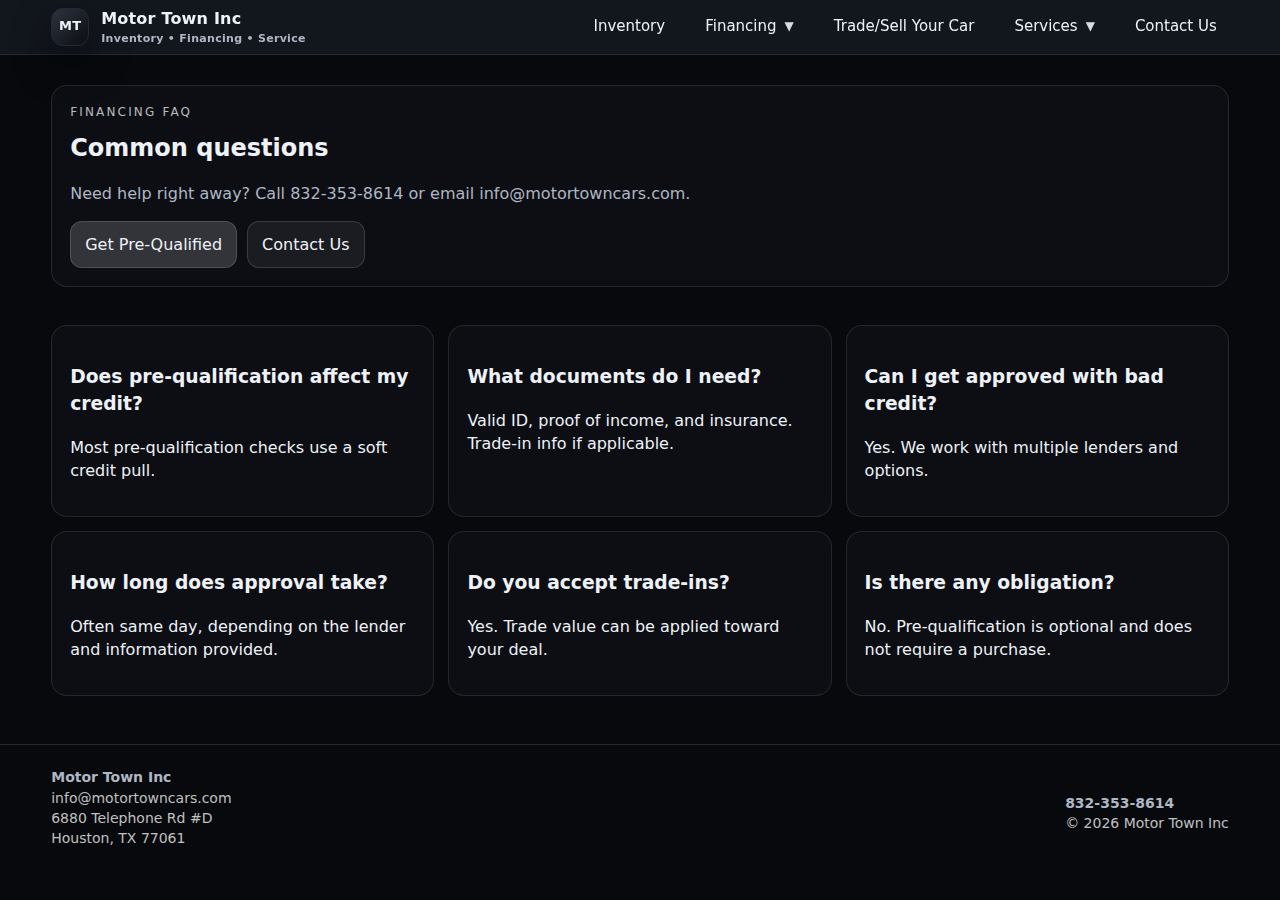
<file: financing-faq.html>
<!DOCTYPE html>
<html lang="en">
<head>
  <meta charset="UTF-8" />
  <meta name="viewport" content="width=device-width, initial-scale=1.0" />
  <title>Motor Town Inc | Financing FAQ</title>
  <link rel="stylesheet" href="assets/css/style.css" />
</head>
<body>

<header class="topbar">
  <div class="container nav-wrap">
    <a class="brand" href="index.html">
      <span class="brand-badge">MT</span>
      <div>
        Motor Town Inc
        <small>Inventory • Financing • Service</small>
      </div>
    </a>

    <button class="hamburger" aria-label="Open menu" aria-expanded="false" type="button">Menu</button>

    <nav class="nav" aria-label="Primary">
      <a class="nav-link" href="inventory.html">Inventory</a>

      <div class="nav-item has-dd">
        <a class="nav-link" href="#" data-dd="true">Financing <span class="chev">▼</span></a>
        <div class="dropdown">
          <a href="financing.html">Finance</a>
          <a href="get-prequalified.html">Get Pre-Qualified</a>
          <a href="financing-faq.html">Financing FAQ</a>
        </div>
      </div>

      <a class="nav-link" href="trade-sell.html">Trade/Sell Your Car</a>

      <div class="nav-item has-dd">
        <a class="nav-link" href="#" data-dd="true">Services <span class="chev">▼</span></a>
        <div class="dropdown">
          <a href="services.html">Service Overview</a>
          <a href="schedule-service.html">Schedule Service</a>
          <a href="general-services.html">General Services</a>
        </div>
      </div>

      <a class="nav-link" href="contact.html">Contact Us</a>
    </nav>
  </div>
</header>

<main>
  <section class="hero">
    <div class="container">
      <div class="card">
        <div class="kicker">Financing FAQ</div>
        <h2 style="margin:10px 0 6px;">Common questions</h2>
        <p style="color: var(--muted);">
          Need help right away? Call 832-353-8614 or email info@motortowncars.com.
        </p>
        <div class="btn-row">
          <a class="btn primary" href="get-prequalified.html">Get Pre-Qualified</a>
          <a class="btn" href="contact.html">Contact Us</a>
        </div>
      </div>
    </div>
  </section>

  <section class="section">
    <div class="container grid3">
      <div class="card">
        <h3>Does pre-qualification affect my credit?</h3>
        <p>Most pre-qualification checks use a soft credit pull.</p>
      </div>
      <div class="card">
        <h3>What documents do I need?</h3>
        <p>Valid ID, proof of income, and insurance. Trade-in info if applicable.</p>
      </div>
      <div class="card">
        <h3>Can I get approved with bad credit?</h3>
        <p>Yes. We work with multiple lenders and options.</p>
      </div>
      <div class="card">
        <h3>How long does approval take?</h3>
        <p>Often same day, depending on the lender and information provided.</p>
      </div>
      <div class="card">
        <h3>Do you accept trade-ins?</h3>
        <p>Yes. Trade value can be applied toward your deal.</p>
      </div>
      <div class="card">
        <h3>Is there any obligation?</h3>
        <p>No. Pre-qualification is optional and does not require a purchase.</p>
      </div>
    </div>
  </section>
</main>

<footer class="footer">
  <div class="container">
    <div>
      <div style="font-weight:800;">Motor Town Inc</div>
      <div style="color: rgba(255,255,255,.75);">info@motortowncars.com</div>
      <div style="color: rgba(255,255,255,.75);">6880 Telephone Rd #D</div>
      <div style="color: rgba(255,255,255,.75);">Houston, TX 77061</div>
    </div>
    <div style="margin-top:10px;">
      <div style="font-weight:800;">832-353-8614</div>
      <div style="color: rgba(255,255,255,.75);">© <span id="y"></span> Motor Town Inc</div>
    </div>
  </div>
</footer>

<script src="assets/js/nav.js"></script>
<script>
  document.getElementById("y").textContent = new Date().getFullYear();
</script>
</body>
</html>
</file>
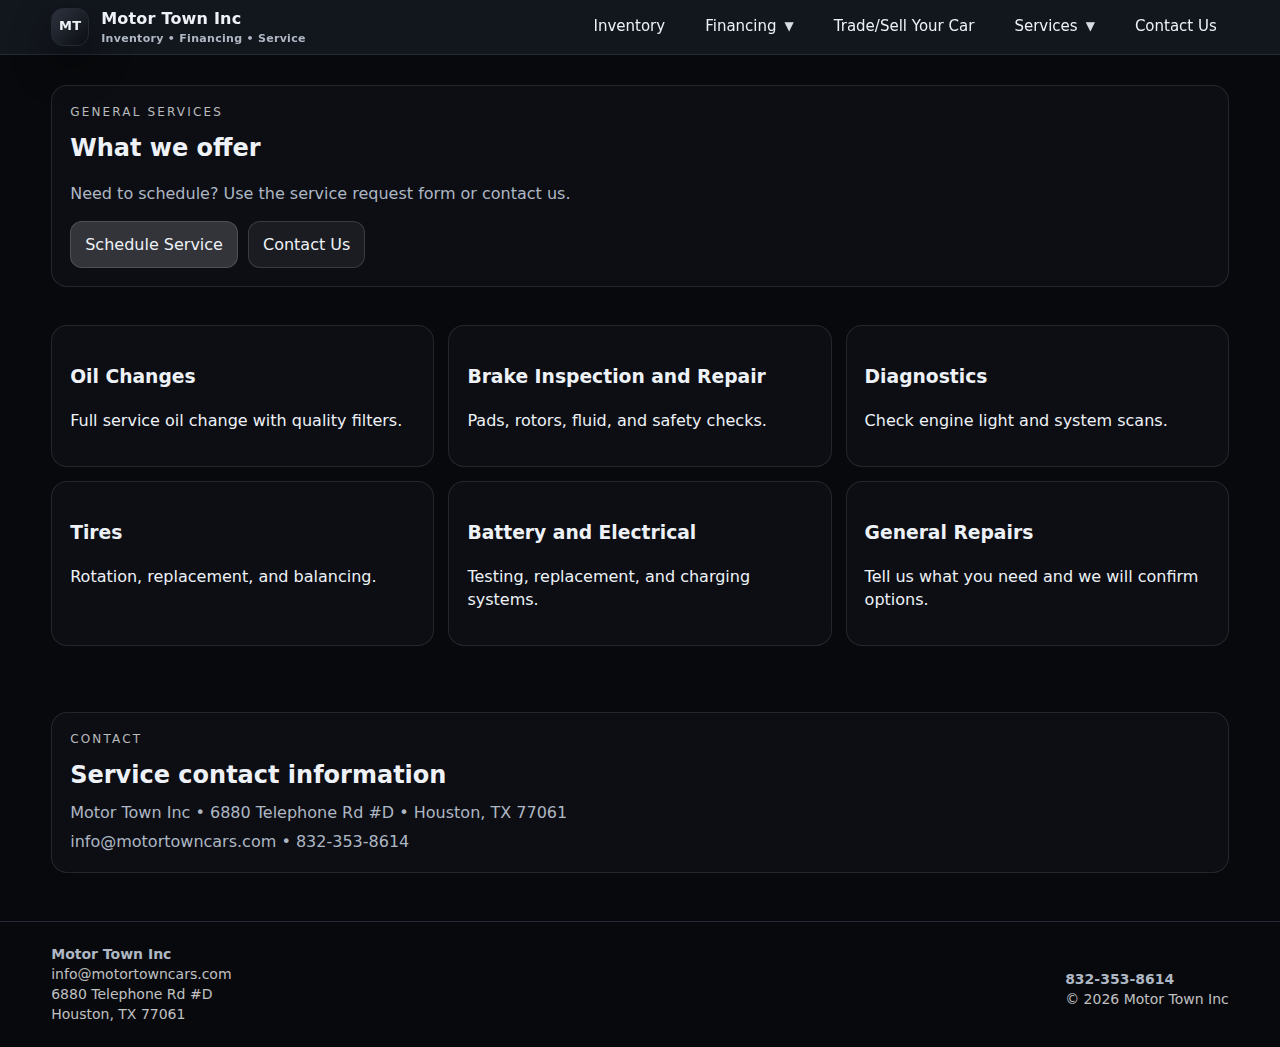
<file: general-services.html>
<!DOCTYPE html>
<html lang="en">
<head>
  <meta charset="UTF-8" />
  <meta name="viewport" content="width=device-width, initial-scale=1.0" />
  <title>Motor Town Inc | General Services</title>
  <link rel="stylesheet" href="assets/css/style.css" />
</head>
<body>

<header class="topbar">
  <div class="container nav-wrap">
    <a class="brand" href="index.html">
      <span class="brand-badge">MT</span>
      <div>
        Motor Town Inc
        <small>Inventory • Financing • Service</small>
      </div>
    </a>

    <button class="hamburger" aria-label="Open menu" aria-expanded="false" type="button">Menu</button>

    <nav class="nav" aria-label="Primary">
      <a class="nav-link" href="inventory.html">Inventory</a>

      <div class="nav-item has-dd">
        <a class="nav-link" href="#" data-dd="true">Financing <span class="chev">▼</span></a>
        <div class="dropdown">
          <a href="financing.html">Finance</a>
          <a href="get-prequalified.html">Get Pre-Qualified</a>
          <a href="financing-faq.html">Financing FAQ</a>
        </div>
      </div>

      <a class="nav-link" href="trade-sell.html">Trade/Sell Your Car</a>

      <div class="nav-item has-dd">
        <a class="nav-link" href="#" data-dd="true">Services <span class="chev">▼</span></a>
        <div class="dropdown">
          <a href="services.html">Service Overview</a>
          <a href="schedule-service.html">Schedule Service</a>
          <a href="general-services.html">General Services</a>
        </div>
      </div>

      <a class="nav-link" href="contact.html">Contact Us</a>
    </nav>
  </div>
</header>

<main>
  <section class="hero">
    <div class="container">
      <div class="card">
        <div class="kicker">General Services</div>
        <h2 style="margin:10px 0 6px;">What we offer</h2>
        <p style="color: var(--muted);">
          Need to schedule? Use the service request form or contact us.
        </p>
        <div class="btn-row">
          <a class="btn primary" href="schedule-service.html">Schedule Service</a>
          <a class="btn" href="contact.html">Contact Us</a>
        </div>
      </div>
    </div>
  </section>

  <section class="section">
    <div class="container grid3">
      <div class="card">
        <h3>Oil Changes</h3>
        <p>Full service oil change with quality filters.</p>
      </div>
      <div class="card">
        <h3>Brake Inspection and Repair</h3>
        <p>Pads, rotors, fluid, and safety checks.</p>
      </div>
      <div class="card">
        <h3>Diagnostics</h3>
        <p>Check engine light and system scans.</p>
      </div>
      <div class="card">
        <h3>Tires</h3>
        <p>Rotation, replacement, and balancing.</p>
      </div>
      <div class="card">
        <h3>Battery and Electrical</h3>
        <p>Testing, replacement, and charging systems.</p>
      </div>
      <div class="card">
        <h3>General Repairs</h3>
        <p>Tell us what you need and we will confirm options.</p>
      </div>
    </div>
  </section>

  <section class="section">
    <div class="container">
      <div class="card">
        <div class="kicker">Contact</div>
        <h2 style="margin:10px 0 8px;">Service contact information</h2>
        <p style="color: var(--muted); margin:0;">
          Motor Town Inc • 6880 Telephone Rd #D • Houston, TX 77061
        </p>
        <p style="color: var(--muted); margin:6px 0 0;">
          info@motortowncars.com • 832-353-8614
        </p>
      </div>
    </div>
  </section>
</main>

<footer class="footer">
  <div class="container">
    <div>
      <div style="font-weight:800;">Motor Town Inc</div>
      <div style="color: rgba(255,255,255,.75);">info@motortowncars.com</div>
      <div style="color: rgba(255,255,255,.75);">6880 Telephone Rd #D</div>
      <div style="color: rgba(255,255,255,.75);">Houston, TX 77061</div>
    </div>
    <div style="margin-top:10px;">
      <div style="font-weight:800;">832-353-8614</div>
      <div style="color: rgba(255,255,255,.75);">© <span id="y"></span> Motor Town Inc</div>
    </div>
  </div>
</footer>

<script src="assets/js/nav.js"></script>
<script>
  document.getElementById("y").textContent = new Date().getFullYear();
</script>
</body>
</html>
</file>
<file: assets/css/style.css>
:root{
  --bg: #07090c;
  --panel: #0e1116;
  --nav: #14181f;
  --border: #232a34;
  --text: #eef2f7;
  --muted: #aeb7c3;
  --shadow: 0 18px 40px rgba(0,0,0,.45);
  --radius: 16px;
  --accent: rgba(255,255,255,.16);
  --accent2: rgba(255,255,255,.10);
}

*{ box-sizing:border-box; }
html, body{ margin:0; padding:0; }
body{
  font-family: system-ui, -apple-system, Segoe UI, Roboto, Arial, sans-serif;
  background: var(--bg);
  color: var(--text);
  line-height: 1.45;
}

a{ color: inherit; text-decoration:none; }
.container{ width:min(1180px, 92%); margin:0 auto; }

/* ===== Top Nav ===== */
.topbar{
  position: sticky;
  top:0;
  z-index:1000;
  background: rgba(20,24,31,.92);
  backdrop-filter: blur(10px);
  border-bottom: 1px solid var(--border);
}

.nav-wrap{
  display:flex;
  align-items:center;
  justify-content:space-between;
  gap: 14px;

  /* CHANGED: tighter padding so logo can be bigger without making navbar taller */
  padding: 6px 0;
}

.brand{
  display:flex;
  align-items:center;
  gap: 12px;
  font-weight: 800;
  letter-spacing: .2px;
}

/* If you're no longer using the MT badge, you can delete this block */
.brand-badge{
  width: 38px; height: 38px;
  border-radius: 12px;
  border: 1px solid var(--border);
  background: linear-gradient(135deg, #2d333f, #0b0d11);
  box-shadow: var(--shadow);
  display:grid; place-items:center;
  font-size: 13px;
}

/* CHANGED: bigger logo, but navbar height stays about the same due to reduced padding above */
.brand-logo{
  height: 58px;
  width: auto;
  object-fit: contain;
  display:block;
}

.brand small{
  display:block;
  font-weight: 600;
  color: var(--muted);
  margin-top: 1px;
  letter-spacing: .3px;

  /* Slightly tighter so it fits with bigger logo */
  font-size: 11px;
}

.hamburger{
  display:none;
  border:1px solid var(--border);
  background: rgba(255,255,255,.05);
  color: var(--text);
  border-radius: 12px;
  padding: 10px 12px;
  cursor:pointer;
}

.nav{
  display:flex;
  align-items:center;
  gap: 16px;
}
.nav-item{ position:relative; }
.nav-link{
  display:flex;
  align-items:center;
  gap: 8px;
  padding: 10px 12px;
  border-radius: 10px;
  font-size: 15px;
  white-space:nowrap;
  transition: background .15s ease;
}
.nav-link:hover{ background: rgba(255,255,255,.07); }
.nav-link.active{ background: rgba(255,255,255,.12); }
.chev{ font-size: 12px; opacity: .9; }

/* Dropdown */
.dropdown{
  position:absolute;
  top: calc(100% + 10px);
  left:0;
  min-width: 250px;
  background: #0d1015;
  border:1px solid var(--border);
  border-radius: 14px;
  box-shadow: var(--shadow);
  padding: 8px;
  display:none;
}
.dropdown a{
  display:block;
  padding: 10px 10px;
  border-radius: 10px;
  font-size: 14px;
  color: var(--text);
}
.dropdown a:hover{ background: rgba(255,255,255,.07); }
.nav-item.open > .dropdown{ display:block; }

/* ===== Hero ===== */
.hero{
  padding: 30px 0 20px;
}
.hero-banner{
  border:1px solid var(--border);
  border-radius: 22px;
  overflow:hidden;
  box-shadow: var(--shadow);
  background: #0b0e13;
  position: relative;
}
.hero-banner::before{
  content:"";
  position:absolute;
  inset:0;
  background:
    linear-gradient(90deg, rgba(0,0,0,.78) 0%, rgba(0,0,0,.55) 46%, rgba(0,0,0,.15) 100%),
    url("https://images.unsplash.com/photo-1552519507-da3b142c6e3d?auto=format&fit=crop&w=2000&q=60");
  background-size: cover;
  background-position: center;
  transform: scale(1.02);
}
.hero-inner{
  position:relative;
  padding: 46px 24px;
  display:grid;
  grid-template-columns: 1.2fr .8fr;
  gap: 18px;
  align-items: stretch;
}
@media (max-width: 980px){
  .hero-inner{ grid-template-columns: 1fr; padding: 34px 18px; }
}

.kicker{
  font-size: 12px;
  color: rgba(255,255,255,.72);
  letter-spacing: .18em;
  text-transform: uppercase;
}

.h-title{
  font-size: clamp(34px, 3.2vw, 54px);
  line-height: 1.05;
  margin: 10px 0 10px;
}
.h-sub{
  margin: 0 0 18px;
  color: rgba(255,255,255,.78);
  max-width: 60ch;
}

.card{
  background: rgba(13,16,21,.90);
  border: 1px solid rgba(255,255,255,.10);
  border-radius: var(--radius);
  padding: 18px;
}

.btn-row{ display:flex; gap: 10px; flex-wrap:wrap; }
.btn{
  display:inline-flex;
  align-items:center;
  justify-content:center;
  gap: 8px;
  padding: 11px 14px;
  border-radius: 12px;
  border:1px solid rgba(255,255,255,.14);
  background: rgba(255,255,255,.06);
  color: var(--text);
  cursor:pointer;
  transition: background .15s ease;
}
.btn:hover{ background: rgba(255,255,255,.10); }
.btn.primary{ background: rgba(255,255,255,.16); }

/* ===== Sections ===== */
.section{ padding: 18px 0 48px; }
.section-title{
  display:flex;
  align-items:end;
  justify-content:space-between;
  gap: 12px;
  margin-bottom: 14px;
}
.section-title h2{ margin:0; font-size: 22px; }
.section-title p{ margin:0; color: var(--muted); }

.grid3{
  display:grid;
  grid-template-columns: repeat(3, 1fr);
  gap: 14px;
}
@media (max-width: 980px){ .grid3{ grid-template-columns: 1fr; } }

.tile{
  background: rgba(13,16,21,.85);
  border:1px solid var(--border);
  border-radius: 18px;
  overflow:hidden;
  box-shadow: var(--shadow);
}
.tile-img{
  width:100%;
  height: 170px;
  object-fit: cover;
  display:block;
}
.tile-body{ padding: 14px 14px 16px; }
.tile-body h3{ margin: 0 0 6px; font-size: 18px; }
.tile-body p{ margin:0 0 12px; color: var(--muted); }

/* ===== Inventory cards ===== */
.inv-grid{
  display:grid;
  grid-template-columns: repeat(3, 1fr);
  gap: 14px;
}
@media (max-width: 1100px){ .inv-grid{ grid-template-columns: repeat(2, 1fr); } }
@media (max-width: 720px){ .inv-grid{ grid-template-columns: 1fr; } }

.inv-card{
  background: rgba(13,16,21,.85);
  border:1px solid var(--border);
  border-radius: 18px;
  overflow:hidden;
  box-shadow: var(--shadow);
  display:flex;
  flex-direction:column;
}
.inv-img{ width:100%; height: 200px; object-fit:cover; display:block; }
.inv-body{ padding: 14px; display:flex; flex-direction:column; gap: 8px; }
.inv-title{ font-size: 18px; margin:0; }
.inv-meta{ color: var(--muted); font-size: 14px; }
.inv-price{
  display:flex;
  align-items:center;
  justify-content:space-between;
  gap: 10px;
  margin-top: 4px;
}
.badge{
  font-size: 12px;
  padding: 6px 10px;
  border-radius: 999px;
  border: 1px solid rgba(255,255,255,.14);
  background: rgba(255,255,255,.06);
  color: rgba(255,255,255,.88);
}

.inv-details {
  margin-top: 10px;
  display: grid;
  gap: 6px;
}

.inv-line {
  display: flex;
  gap: 8px;
  font-size: 14px;
  color: rgba(255,255,255,.78);
}

.inv-k {
  font-weight: 700;
  color: rgba(255,255,255,.9);
  min-width: 120px;
}

.inv-v {
  color: rgba(255,255,255,.78);
}


/* ===== Simple form ===== */
.form{
  display:grid;
  gap: 10px;
}
.field{
  display:grid;
  gap: 6px;
}
label{ font-size: 13px; color: rgba(255,255,255,.78); }
input, select, textarea{
  background: rgba(255,255,255,.06);
  border: 1px solid rgba(255,255,255,.12);
  border-radius: 12px;
  padding: 11px 12px;
  color: var(--text);
  outline: none;
}
textarea{ min-height: 110px; resize: vertical; }

.split{
  display:grid;
  grid-template-columns: 1fr 1fr;
  gap: 10px;
}
@media (max-width: 760px){ .split{ grid-template-columns: 1fr; } }

/* ===== Footer ===== */
.footer{
  border-top: 1px solid var(--border);
  padding: 22px 0;
  color: var(--muted);
  font-size: 14px;
}
.footer .container{
  display:flex;
  gap: 10px;
  align-items:center;
  justify-content:space-between;
  flex-wrap:wrap;
}

/* ===== Mobile nav ===== */
@media (max-width: 980px){
  .hamburger{ display:block; }
  .nav{
    position:absolute;
    left:0; right:0;

    /* CHANGED: slightly smaller to match tighter topbar padding */
    top: 60px;

    background: #0d1015;
    border-bottom: 1px solid var(--border);
    padding: 12px 4%;
    display:none;
    flex-direction: column;
    align-items: stretch;
    gap: 6px;
  }
  .nav.show{ display:flex; }
  .nav-link{ justify-content: space-between; }
  .dropdown{
    position: static;
    display:none;
    margin-top: 6px;
    box-shadow:none;
  }
  .nav-item.open > .dropdown{ display:block; }

  /* Mobile logo size so it stays clean */
  .brand-logo{ height: 50px; }
}
</file>
